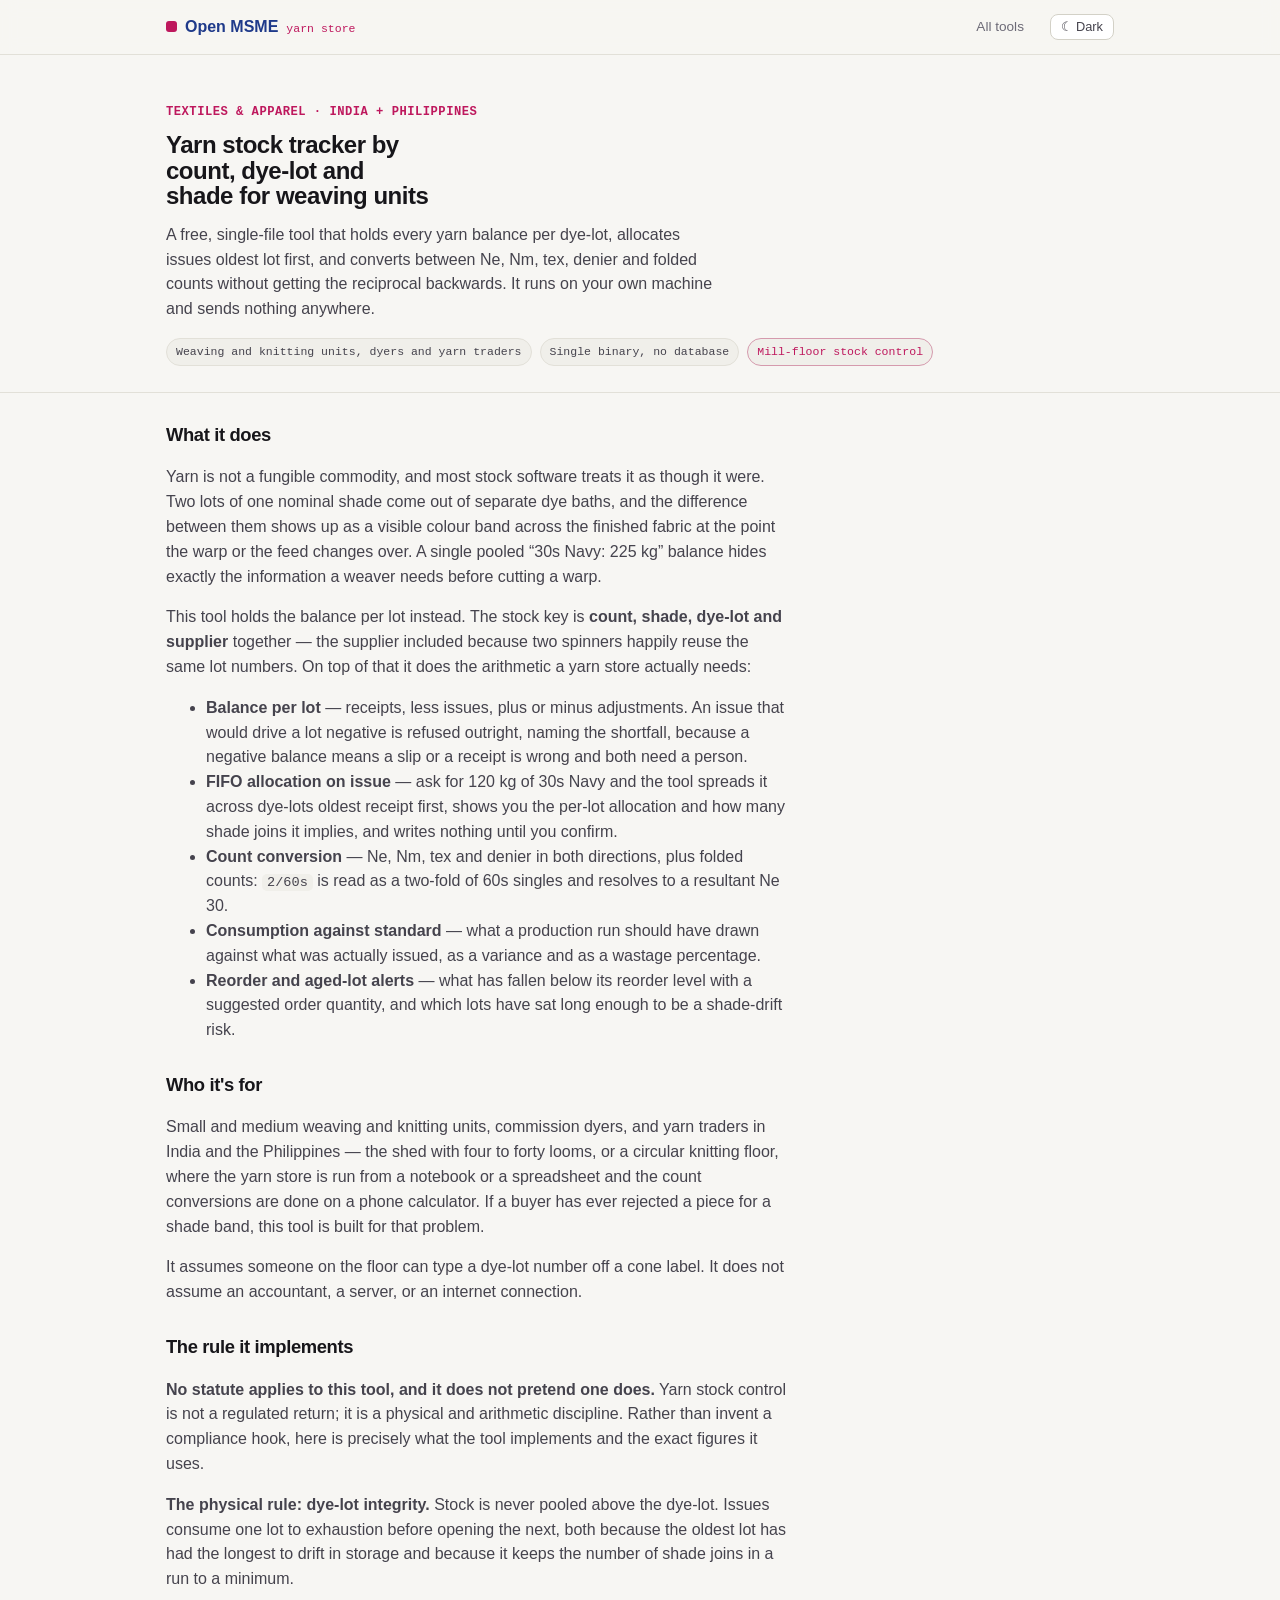
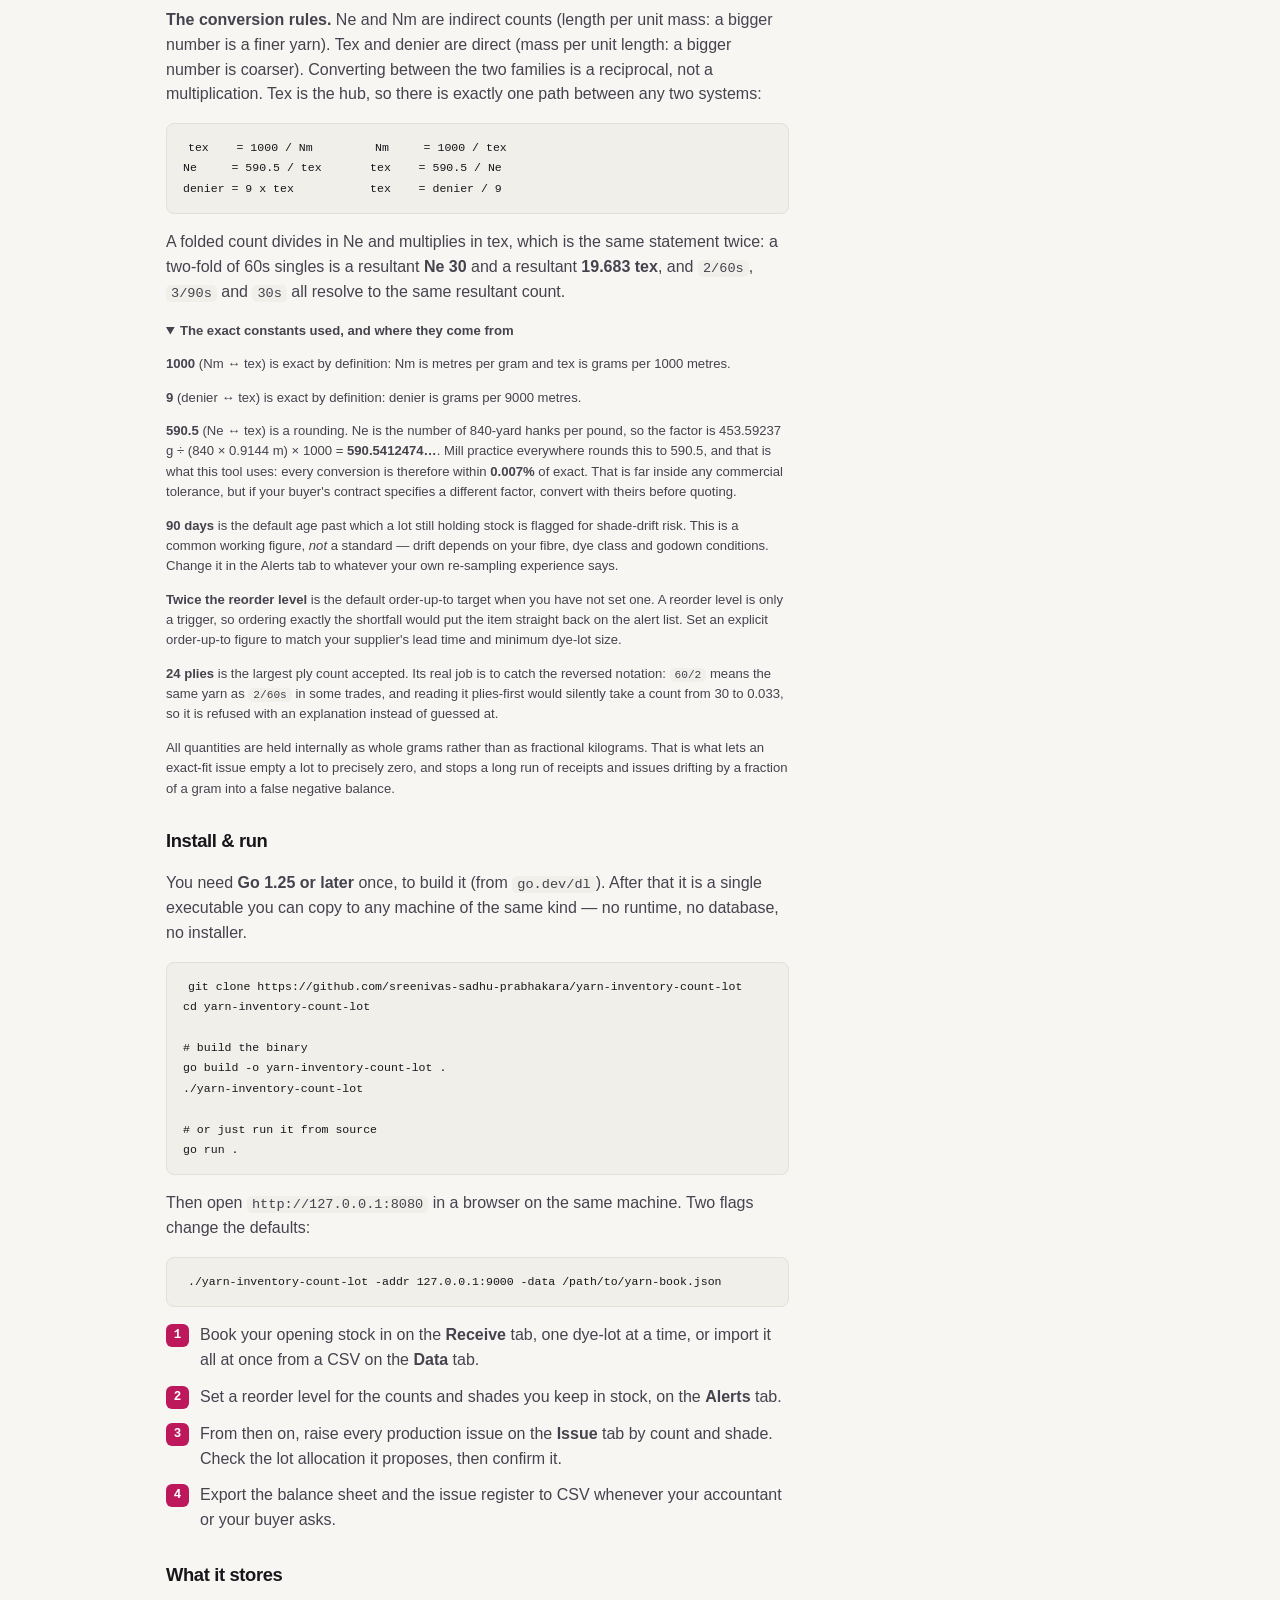
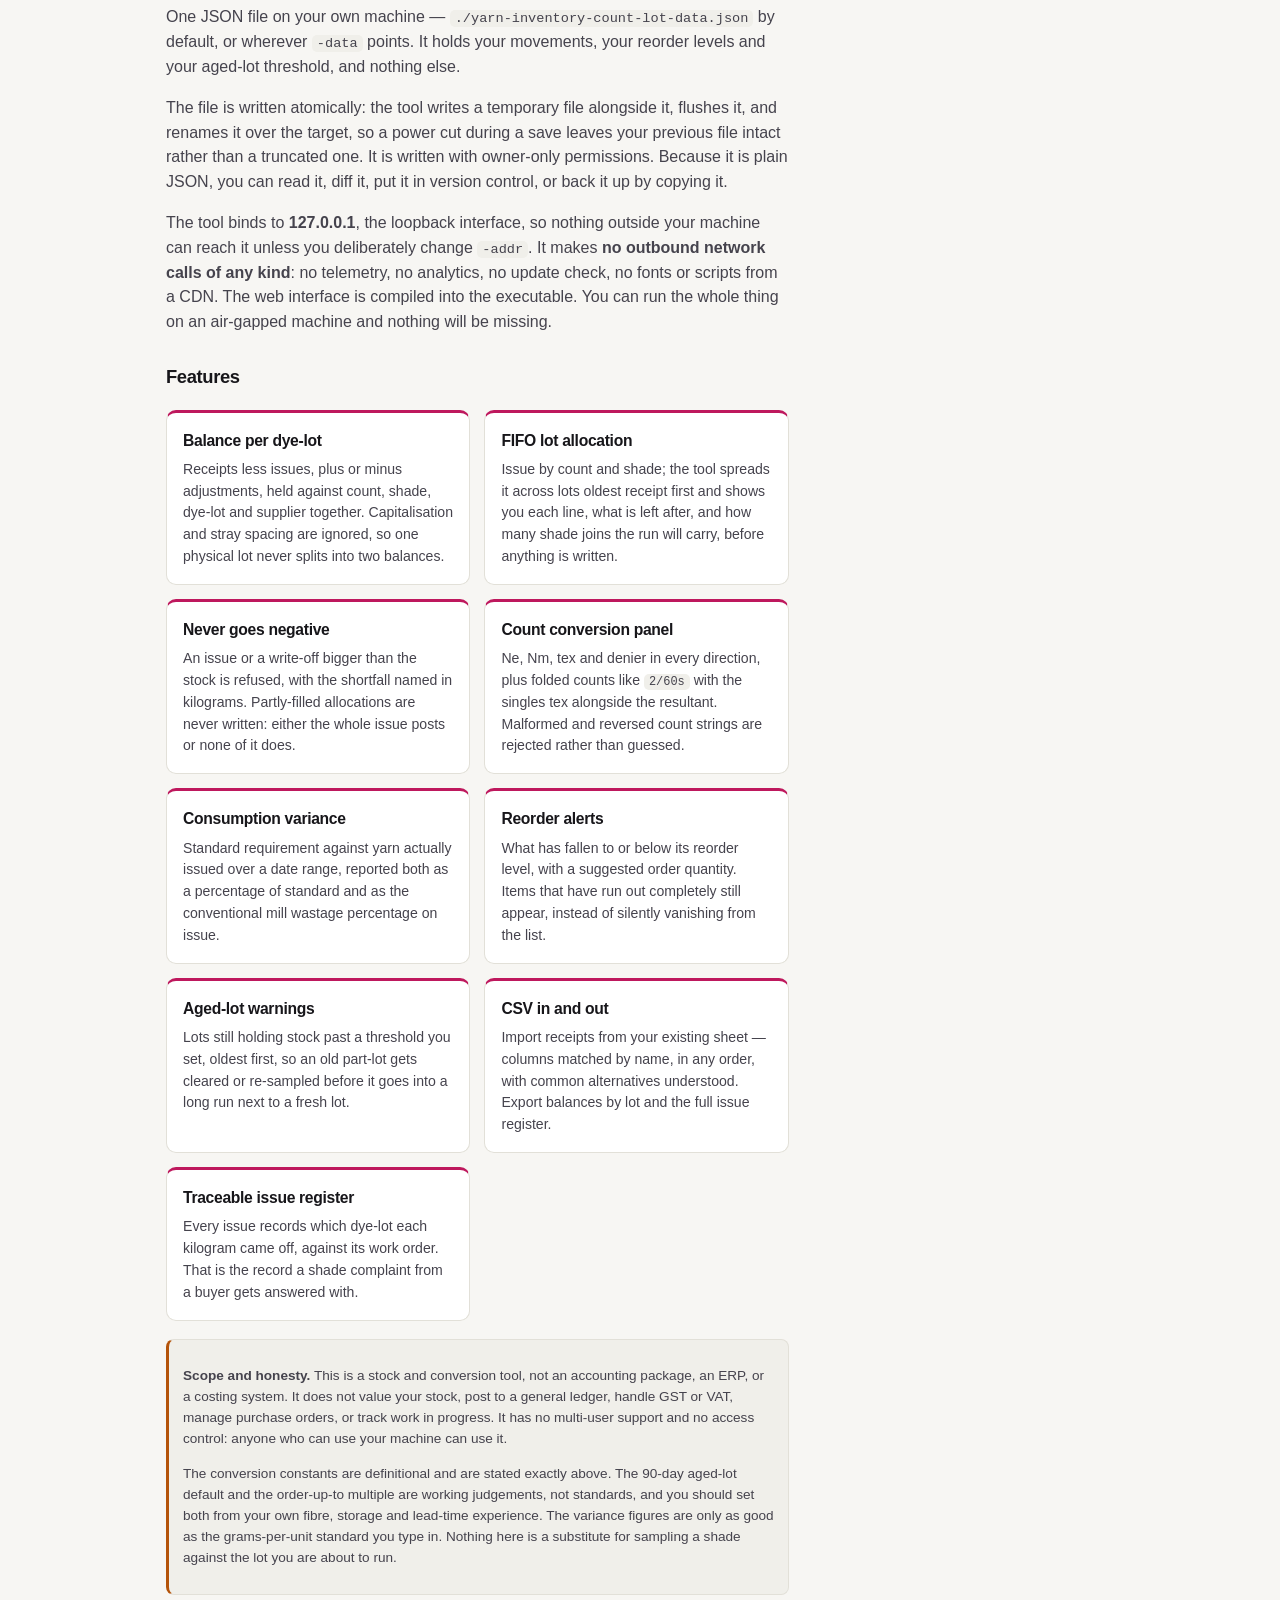
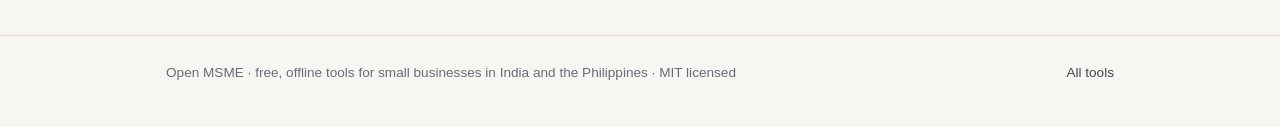
<file: docs/index.html>
<!doctype html>
<html lang="en">
<head>
  <meta charset="utf-8">
  <meta name="viewport" content="width=device-width, initial-scale=1">
  <meta http-equiv="Content-Security-Policy" content="default-src 'self'; base-uri 'self'; img-src 'self' data:; style-src 'self'; script-src 'self'; font-src 'self'; form-action 'self'">
  <title>Yarn stock tracker by count, dye-lot and shade · Open MSME</title>
  <meta name="description" content="Free single-binary yarn store ledger for weaving and knitting units: stock per count, shade and dye-lot, FIFO lot allocation on issue, Ne/Nm/tex/denier and ply count conversions, consumption variance, reorder and aged-lot alerts.">
  <meta name="color-scheme" content="light dark">
  <meta property="og:title" content="Yarn stock tracker by count, dye-lot and shade">
  <meta property="og:description" content="Track yarn the way a mill floor actually holds it: per dye-lot, because the same shade from a different lot bands in the cloth. Runs on your own machine, stores nothing online.">
  <meta property="og:type" content="website">
  <link rel="icon" href="assets/favicon.svg" type="image/svg+xml">
  <link rel="stylesheet" href="assets/style.css">
  <link rel="stylesheet" href="assets/accent.css">
  <script src="assets/theme-init.js"></script>
</head>
<body>
  <header class="topbar">
    <div class="wrap">
      <a class="brand" href="https://sreenivas-sadhu-prabhakara.github.io/openmsme/">
        <span class="dot"></span><b>Open MSME</b><span class="tag">yarn store</span>
      </a>
      <span class="sp"></span>
      <a class="home" href="https://sreenivas-sadhu-prabhakara.github.io/openmsme/">All tools</a>
      <button class="themer" data-themer type="button">Theme</button>
    </div>
  </header>

  <main>
    <section class="hero">
      <div class="wrap">
        <div class="eyebrow">Textiles &amp; apparel · India + Philippines</div>
        <h1>Yarn stock tracker by count, dye-lot and shade for weaving units</h1>
        <p class="lede">A free, single-file tool that holds every yarn balance per dye-lot, allocates issues oldest lot first, and converts between Ne, Nm, tex, denier and folded counts without getting the reciprocal backwards. It runs on your own machine and sends nothing anywhere.</p>
        <div class="who">
          <span class="pill">Weaving and knitting units, dyers and yarn traders</span>
          <span class="pill">Single binary, no database</span>
          <span class="pill reg">Mill-floor stock control</span>
        </div>
      </div>
    </section>

    <div class="wrap">
      <div class="prose">

        <h2>What it does</h2>
        <p>Yarn is not a fungible commodity, and most stock software treats it as though it were. Two lots of one nominal shade come out of separate dye baths, and the difference between them shows up as a visible colour band across the finished fabric at the point the warp or the feed changes over. A single pooled &ldquo;30s Navy: 225 kg&rdquo; balance hides exactly the information a weaver needs before cutting a warp.</p>
        <p>This tool holds the balance per lot instead. The stock key is <b>count, shade, dye-lot and supplier</b> together &mdash; the supplier included because two spinners happily reuse the same lot numbers. On top of that it does the arithmetic a yarn store actually needs:</p>
        <ul>
          <li><b>Balance per lot</b> &mdash; receipts, less issues, plus or minus adjustments. An issue that would drive a lot negative is refused outright, naming the shortfall, because a negative balance means a slip or a receipt is wrong and both need a person.</li>
          <li><b>FIFO allocation on issue</b> &mdash; ask for 120 kg of 30s Navy and the tool spreads it across dye-lots oldest receipt first, shows you the per-lot allocation and how many shade joins it implies, and writes nothing until you confirm.</li>
          <li><b>Count conversion</b> &mdash; Ne, Nm, tex and denier in both directions, plus folded counts: <code>2/60s</code> is read as a two-fold of 60s singles and resolves to a resultant Ne 30.</li>
          <li><b>Consumption against standard</b> &mdash; what a production run should have drawn against what was actually issued, as a variance and as a wastage percentage.</li>
          <li><b>Reorder and aged-lot alerts</b> &mdash; what has fallen below its reorder level with a suggested order quantity, and which lots have sat long enough to be a shade-drift risk.</li>
        </ul>

        <h2>Who it's for</h2>
        <p>Small and medium weaving and knitting units, commission dyers, and yarn traders in India and the Philippines &mdash; the shed with four to forty looms, or a circular knitting floor, where the yarn store is run from a notebook or a spreadsheet and the count conversions are done on a phone calculator. If a buyer has ever rejected a piece for a shade band, this tool is built for that problem.</p>
        <p>It assumes someone on the floor can type a dye-lot number off a cone label. It does not assume an accountant, a server, or an internet connection.</p>

        <h2>The rule it implements</h2>
        <p><b>No statute applies to this tool, and it does not pretend one does.</b> Yarn stock control is not a regulated return; it is a physical and arithmetic discipline. Rather than invent a compliance hook, here is precisely what the tool implements and the exact figures it uses.</p>
        <p><b>The physical rule: dye-lot integrity.</b> Stock is never pooled above the dye-lot. Issues consume one lot to exhaustion before opening the next, both because the oldest lot has had the longest to drift in storage and because it keeps the number of shade joins in a run to a minimum.</p>
        <p><b>The conversion rules.</b> Ne and Nm are indirect counts (length per unit mass: a bigger number is a finer yarn). Tex and denier are direct (mass per unit length: a bigger number is coarser). Converting between the two families is a reciprocal, not a multiplication. Tex is the hub, so there is exactly one path between any two systems:</p>
        <pre><code>tex    = 1000 / Nm         Nm     = 1000 / tex
Ne     = 590.5 / tex       tex    = 590.5 / Ne
denier = 9 x tex           tex    = denier / 9</code></pre>
        <p>A folded count divides in Ne and multiplies in tex, which is the same statement twice: a two-fold of 60s singles is a resultant <b>Ne 30</b> and a resultant <b>19.683 tex</b>, and <code>2/60s</code>, <code>3/90s</code> and <code>30s</code> all resolve to the same resultant count.</p>

        <details class="assumptions" open>
          <summary>The exact constants used, and where they come from</summary>
          <p><b>1000</b> (Nm &harr; tex) is exact by definition: Nm is metres per gram and tex is grams per 1000 metres.</p>
          <p><b>9</b> (denier &harr; tex) is exact by definition: denier is grams per 9000 metres.</p>
          <p><b>590.5</b> (Ne &harr; tex) is a rounding. Ne is the number of 840-yard hanks per pound, so the factor is 453.59237 g &divide; (840 &times; 0.9144 m) &times; 1000 = <b>590.5412474&hellip;</b>. Mill practice everywhere rounds this to 590.5, and that is what this tool uses: every conversion is therefore within <b>0.007%</b> of exact. That is far inside any commercial tolerance, but if your buyer's contract specifies a different factor, convert with theirs before quoting.</p>
          <p><b>90 days</b> is the default age past which a lot still holding stock is flagged for shade-drift risk. This is a common working figure, <i>not</i> a standard &mdash; drift depends on your fibre, dye class and godown conditions. Change it in the Alerts tab to whatever your own re-sampling experience says.</p>
          <p><b>Twice the reorder level</b> is the default order-up-to target when you have not set one. A reorder level is only a trigger, so ordering exactly the shortfall would put the item straight back on the alert list. Set an explicit order-up-to figure to match your supplier's lead time and minimum dye-lot size.</p>
          <p><b>24 plies</b> is the largest ply count accepted. Its real job is to catch the reversed notation: <code>60/2</code> means the same yarn as <code>2/60s</code> in some trades, and reading it plies-first would silently take a count from 30 to 0.033, so it is refused with an explanation instead of guessed at.</p>
          <p>All quantities are held internally as whole grams rather than as fractional kilograms. That is what lets an exact-fit issue empty a lot to precisely zero, and stops a long run of receipts and issues drifting by a fraction of a gram into a false negative balance.</p>
        </details>

        <h2>Install &amp; run</h2>
        <p>You need <b>Go 1.25 or later</b> once, to build it (from <code>go.dev/dl</code>). After that it is a single executable you can copy to any machine of the same kind &mdash; no runtime, no database, no installer.</p>
        <pre><code>git clone https://github.com/sreenivas-sadhu-prabhakara/yarn-inventory-count-lot
cd yarn-inventory-count-lot

# build the binary
go build -o yarn-inventory-count-lot .
./yarn-inventory-count-lot

# or just run it from source
go run .</code></pre>
        <p>Then open <code>http://127.0.0.1:8080</code> in a browser on the same machine. Two flags change the defaults:</p>
        <pre><code>./yarn-inventory-count-lot -addr 127.0.0.1:9000 -data /path/to/yarn-book.json</code></pre>
        <ol class="steps">
          <li>Book your opening stock in on the <b>Receive</b> tab, one dye-lot at a time, or import it all at once from a CSV on the <b>Data</b> tab.</li>
          <li>Set a reorder level for the counts and shades you keep in stock, on the <b>Alerts</b> tab.</li>
          <li>From then on, raise every production issue on the <b>Issue</b> tab by count and shade. Check the lot allocation it proposes, then confirm it.</li>
          <li>Export the balance sheet and the issue register to CSV whenever your accountant or your buyer asks.</li>
        </ol>

        <h2>What it stores</h2>
        <p>One JSON file on your own machine &mdash; <code>./yarn-inventory-count-lot-data.json</code> by default, or wherever <code>-data</code> points. It holds your movements, your reorder levels and your aged-lot threshold, and nothing else.</p>
        <p>The file is written atomically: the tool writes a temporary file alongside it, flushes it, and renames it over the target, so a power cut during a save leaves your previous file intact rather than a truncated one. It is written with owner-only permissions. Because it is plain JSON, you can read it, diff it, put it in version control, or back it up by copying it.</p>
        <p>The tool binds to <b>127.0.0.1</b>, the loopback interface, so nothing outside your machine can reach it unless you deliberately change <code>-addr</code>. It makes <b>no outbound network calls of any kind</b>: no telemetry, no analytics, no update check, no fonts or scripts from a CDN. The web interface is compiled into the executable. You can run the whole thing on an air-gapped machine and nothing will be missing.</p>

        <h2>Features</h2>
        <div class="featgrid">
          <div class="feat">
            <h3>Balance per dye-lot</h3>
            <p>Receipts less issues, plus or minus adjustments, held against count, shade, dye-lot and supplier together. Capitalisation and stray spacing are ignored, so one physical lot never splits into two balances.</p>
          </div>
          <div class="feat">
            <h3>FIFO lot allocation</h3>
            <p>Issue by count and shade; the tool spreads it across lots oldest receipt first and shows you each line, what is left after, and how many shade joins the run will carry, before anything is written.</p>
          </div>
          <div class="feat">
            <h3>Never goes negative</h3>
            <p>An issue or a write-off bigger than the stock is refused, with the shortfall named in kilograms. Partly-filled allocations are never written: either the whole issue posts or none of it does.</p>
          </div>
          <div class="feat">
            <h3>Count conversion panel</h3>
            <p>Ne, Nm, tex and denier in every direction, plus folded counts like <code>2/60s</code> with the singles tex alongside the resultant. Malformed and reversed count strings are rejected rather than guessed.</p>
          </div>
          <div class="feat">
            <h3>Consumption variance</h3>
            <p>Standard requirement against yarn actually issued over a date range, reported both as a percentage of standard and as the conventional mill wastage percentage on issue.</p>
          </div>
          <div class="feat">
            <h3>Reorder alerts</h3>
            <p>What has fallen to or below its reorder level, with a suggested order quantity. Items that have run out completely still appear, instead of silently vanishing from the list.</p>
          </div>
          <div class="feat">
            <h3>Aged-lot warnings</h3>
            <p>Lots still holding stock past a threshold you set, oldest first, so an old part-lot gets cleared or re-sampled before it goes into a long run next to a fresh lot.</p>
          </div>
          <div class="feat">
            <h3>CSV in and out</h3>
            <p>Import receipts from your existing sheet &mdash; columns matched by name, in any order, with common alternatives understood. Export balances by lot and the full issue register.</p>
          </div>
          <div class="feat">
            <h3>Traceable issue register</h3>
            <p>Every issue records which dye-lot each kilogram came off, against its work order. That is the record a shade complaint from a buyer gets answered with.</p>
          </div>
        </div>

        <div class="note">
          <p><b>Scope and honesty.</b> This is a stock and conversion tool, not an accounting package, an ERP, or a costing system. It does not value your stock, post to a general ledger, handle GST or VAT, manage purchase orders, or track work in progress. It has no multi-user support and no access control: anyone who can use your machine can use it.</p>
          <p>The conversion constants are definitional and are stated exactly above. The 90-day aged-lot default and the order-up-to multiple are working judgements, not standards, and you should set both from your own fibre, storage and lead-time experience. The variance figures are only as good as the grams-per-unit standard you type in. Nothing here is a substitute for sampling a shade against the lot you are about to run.</p>
        </div>

      </div>
    </div>
  </main>

  <footer class="foot">
    <div class="wrap">
      <span>Open MSME &middot; free, offline tools for small businesses in India and the Philippines &middot; MIT licensed</span>
      <a href="https://sreenivas-sadhu-prabhakara.github.io/openmsme/">All tools</a>
    </div>
  </footer>

  <script src="assets/ui.js"></script>
</body>
</html>
</file>
<file: docs/assets/style.css>
/* Open MSME tool kit — shared design system for single-tool apps. No deps. Light + dark. */

:root {
  color-scheme: light dark;
  --bg:#f7f6f3; --surface:#fff; --surface-2:#f0efea; --ink:#17161a; --ink-2:#45434d; --ink-3:#6c6a76;
  --line:#e2e0d8; --line-2:#d3d1c7; --accent:#1f3a8a; --accent-ink:#fff; --ok:#15803d; --warn:#b45309; --bad:#b91c1c;
  --mono: ui-monospace,"SF Mono","SFMono-Regular",Menlo,Consolas,monospace;
  --sans: -apple-system,BlinkMacSystemFont,"Segoe UI",Roboto,Helvetica,Arial,system-ui,sans-serif;
  --maxw:980px; --radius:10px; --shadow:0 1px 2px rgba(20,18,26,.05),0 6px 20px rgba(20,18,26,.05);
  --tool:#1f3a8a; /* per-tool accent, override in page */
}
@media (prefers-color-scheme: dark){ :root:not([data-theme="light"]){
  --bg:#121116; --surface:#1a191f; --surface-2:#222027; --ink:#f3f1ef; --ink-2:#c3c0cb; --ink-3:#918e9c;
  --line:#2c2a33; --line-2:#39363f; --accent:#93b0ff; --accent-ink:#10131f; --ok:#57c98a; --warn:#f0a35a; --bad:#f28b82;
  --shadow:0 1px 2px rgba(0,0,0,.3),0 8px 28px rgba(0,0,0,.35);
}}
:root[data-theme="dark"]{
  --bg:#121116; --surface:#1a191f; --surface-2:#222027; --ink:#f3f1ef; --ink-2:#c3c0cb; --ink-3:#918e9c;
  --line:#2c2a33; --line-2:#39363f; --accent:#93b0ff; --accent-ink:#10131f; --ok:#57c98a; --warn:#f0a35a; --bad:#f28b82;
  --shadow:0 1px 2px rgba(0,0,0,.3),0 8px 28px rgba(0,0,0,.35);
}

* { box-sizing:border-box; }
html { -webkit-text-size-adjust:100%; }
body { margin:0; background:var(--bg); color:var(--ink); font-family:var(--sans); font-size:16px; line-height:1.55; -webkit-font-smoothing:antialiased; }
.wrap { max-width:var(--maxw); margin:0 auto; padding:0 16px; }
a { color:var(--accent); text-decoration:none; }
a:hover { text-decoration:underline; text-underline-offset:3px; }
h1,h2,h3 { letter-spacing:-.02em; }

/* top bar */
.topbar { position:sticky; top:0; z-index:20; background:color-mix(in srgb,var(--bg) 86%,transparent); backdrop-filter:saturate(140%) blur(8px); border-bottom:1px solid var(--line); }
.topbar .wrap { display:flex; align-items:center; gap:14px; height:54px; }
.brand { display:flex; align-items:baseline; gap:8px; font-weight:700; }
.brand .dot { width:11px; height:11px; border-radius:3px; background:var(--tool); display:inline-block; }
.brand .tag { font-family:var(--mono); font-size:.72rem; color:var(--ink-3); font-weight:500; }
.topbar .sp { margin-left:auto; }
.topbar a.home { font-size:.85rem; color:var(--ink-3); }
.topbar a.home:hover { color:var(--ink); }
.themer { font:inherit; font-size:.8rem; cursor:pointer; border:1px solid var(--line-2); background:var(--surface); color:var(--ink-2); border-radius:8px; padding:6px 10px; line-height:1; margin-left:12px; }
.themer:hover { color:var(--ink); border-color:var(--ink-3); }

/* hero / explainer */
.hero { padding:48px 0 26px; border-bottom:1px solid var(--line); }
.hero .eyebrow { font-family:var(--mono); font-size:.76rem; font-weight:600; letter-spacing:.04em; color:var(--tool); text-transform:uppercase; }
.hero h1 { margin:10px 0 14px; font-size:clamp(1.8rem,1.2rem+2.6vw,2.7rem); line-height:1.07; font-weight:800; max-width:20ch; }
.hero .lede { margin:0; font-size:clamp(1rem,.95rem+.4vw,1.15rem); color:var(--ink-2); max-width:62ch; }
.hero .who { margin-top:16px; display:flex; gap:8px; flex-wrap:wrap; }
.pill { font-family:var(--mono); font-size:.72rem; padding:4px 9px; border-radius:999px; background:var(--surface-2); color:var(--ink-2); border:1px solid var(--line); }
.pill.reg { color:var(--tool); border-color:color-mix(in srgb,var(--tool) 35%,var(--line)); }

/* layout */
.cols { display:grid; grid-template-columns:1fr; gap:22px; padding:28px 0; }
@media (min-width:860px){ .cols.calc { grid-template-columns:1.1fr .9fr; align-items:start; } }

section.card { background:var(--surface); border:1px solid var(--line); border-radius:var(--radius); padding:20px; }
section.card h2 { margin:0 0 14px; font-size:1.1rem; }
.sticky { position:sticky; top:70px; }

/* form */
.field { margin:0 0 14px; }
.field > label { display:block; font-size:.85rem; font-weight:600; color:var(--ink-2); margin-bottom:5px; }
.field .hint { font-weight:400; color:var(--ink-3); font-size:.78rem; }
.inp { position:relative; display:flex; align-items:center; }
.inp .pre, .inp .suf { position:absolute; font-family:var(--mono); font-size:.82rem; color:var(--ink-3); pointer-events:none; }
.inp .pre { left:12px; } .inp .suf { right:12px; }
input[type=number], input[type=text], select {
  width:100%; font:inherit; font-size:.95rem; padding:11px 13px; border-radius:9px;
  border:1px solid var(--line-2); background:var(--surface); color:var(--ink); appearance:none;
}
.inp.has-pre input { padding-left:28px; } .inp.has-suf input { padding-right:40px; }
input:focus, select:focus { outline:2px solid var(--tool); outline-offset:1px; border-color:var(--tool); }
.row2 { display:grid; grid-template-columns:1fr 1fr; gap:12px; }
.seg { display:flex; gap:6px; flex-wrap:wrap; }
.seg button { font:inherit; font-size:.82rem; cursor:pointer; padding:8px 12px; border-radius:8px; border:1px solid var(--line-2); background:var(--surface); color:var(--ink-2); }
.seg button[aria-pressed=true] { background:var(--tool); color:#fff; border-color:var(--tool); }

/* results */
.result-primary { background:color-mix(in srgb,var(--tool) 8%,var(--surface)); border:1px solid color-mix(in srgb,var(--tool) 30%,var(--line)); border-radius:var(--radius); padding:18px 20px; margin-bottom:16px; }
.result-primary .k { font-size:.8rem; color:var(--ink-3); }
.result-primary .v { font-size:2rem; font-weight:800; letter-spacing:-.02em; font-variant-numeric:tabular-nums; color:var(--tool); }
.result-primary .sub { font-size:.85rem; color:var(--ink-2); margin-top:3px; }
.breakdown { width:100%; border-collapse:collapse; font-size:.9rem; }
.breakdown th, .breakdown td { text-align:left; padding:8px 4px; border-bottom:1px solid var(--line); }
.breakdown td.num, .breakdown th.num { text-align:right; font-family:var(--mono); font-variant-numeric:tabular-nums; }
.breakdown tr.total td { font-weight:700; border-top:2px solid var(--line-2); border-bottom:none; }
.breakdown tr.sub td { color:var(--ink-2); }
.breakdown .neg { color:var(--bad); }

.btnrow { display:flex; gap:10px; flex-wrap:wrap; margin-top:16px; }
.btn { font:inherit; font-size:.9rem; font-weight:600; cursor:pointer; padding:10px 16px; border-radius:9px; border:1px solid transparent; }
.btn.primary { background:var(--tool); color:#fff; }
.btn.ghost { background:var(--surface); border-color:var(--line-2); color:var(--ink); }
.btn:hover { filter:brightness(1.05); }

/* prose / notes */
.prose { max-width:70ch; }
.prose h2 { font-size:1.15rem; margin:28px 0 8px; }
.prose p, .prose li { color:var(--ink-2); }
.prose code { font-family:var(--mono); font-size:.85em; background:var(--surface-2); padding:1px 5px; border-radius:5px; }
.note { font-size:.85rem; color:var(--ink-3); background:var(--surface-2); border:1px solid var(--line); border-left:3px solid var(--warn); border-radius:8px; padding:12px 14px; margin:14px 0; }
.assumptions { font-size:.82rem; color:var(--ink-3); }
.assumptions summary { cursor:pointer; color:var(--ink-2); font-weight:600; }

/* footer */
.foot { border-top:1px solid var(--line); margin-top:40px; padding:26px 0 44px; color:var(--ink-3); font-size:.85rem; }
.foot .wrap { display:flex; gap:14px; flex-wrap:wrap; justify-content:space-between; }
.foot a { color:var(--ink-2); }

@media (prefers-reduced-motion: reduce){ * { transition:none !important; } }
@media print { .topbar,.themer,.btnrow,.foot,.hero .who { display:none; } body { background:#fff; } section.card { border:none; padding:0; } }

/* ---- docs/explainer pages (for binary tools that aren't web apps) ---- */
pre { background:var(--surface-2); border:1px solid var(--line); border-radius:8px; padding:14px 16px; overflow-x:auto; font-family:var(--mono); font-size:.85rem; line-height:1.5; color:var(--ink); }
pre code { background:none; padding:0; font-size:inherit; }
.featgrid { display:grid; grid-template-columns:repeat(auto-fill,minmax(240px,1fr)); gap:14px; margin:18px 0; }
.feat { background:var(--surface); border:1px solid var(--line); border-radius:var(--radius); padding:16px; border-top:3px solid var(--tool); }
.feat h3 { margin:0 0 6px; font-size:.98rem; }
.feat p { margin:0; font-size:.88rem; color:var(--ink-2); }
.steps { counter-reset:s; list-style:none; padding:0; }
.steps li { counter-increment:s; position:relative; padding-left:34px; margin:12px 0; color:var(--ink-2); }
.steps li::before { content:counter(s); position:absolute; left:0; top:1px; width:23px; height:23px; border-radius:6px; background:var(--tool); color:#fff; font-size:.78rem; font-weight:700; display:flex; align-items:center; justify-content:center; font-family:var(--mono); }

/* Grid/flex children default to min-width:auto, so a long unbroken string (a clone
   URL in a <pre>) sizes the track to its min-content and forces page-wide horizontal
   scroll. Let children shrink and keep the scrolling inside the pre where it belongs. */
.cols > *, .featgrid > *, .ideas > * { min-width: 0; }
pre { max-width: 100%; }

/* Small coloured text needs a lighter accent in dark mode: the sector hues are
   mid-tone and fall below AA contrast on a dark surface. Backgrounds/borders keep
   the true accent; only small text uses the lightened derivative. */
:root { --tool-text: var(--tool); }
@media (prefers-color-scheme: dark){ :root:not([data-theme="light"]){ --tool-text: color-mix(in srgb, var(--tool) 50%, white); } }
:root[data-theme="dark"]{ --tool-text: color-mix(in srgb, var(--tool) 50%, white); }
.hero .eyebrow { color: var(--tool-text); }
.pill.reg { color: var(--tool-text); }
.result-primary .v { color: var(--tool-text); }
.wave-card .repo, .brand .tag { color: var(--tool-text); }
</file>
<file: docs/assets/accent.css>
:root{--tool:#be185d}
</file>
